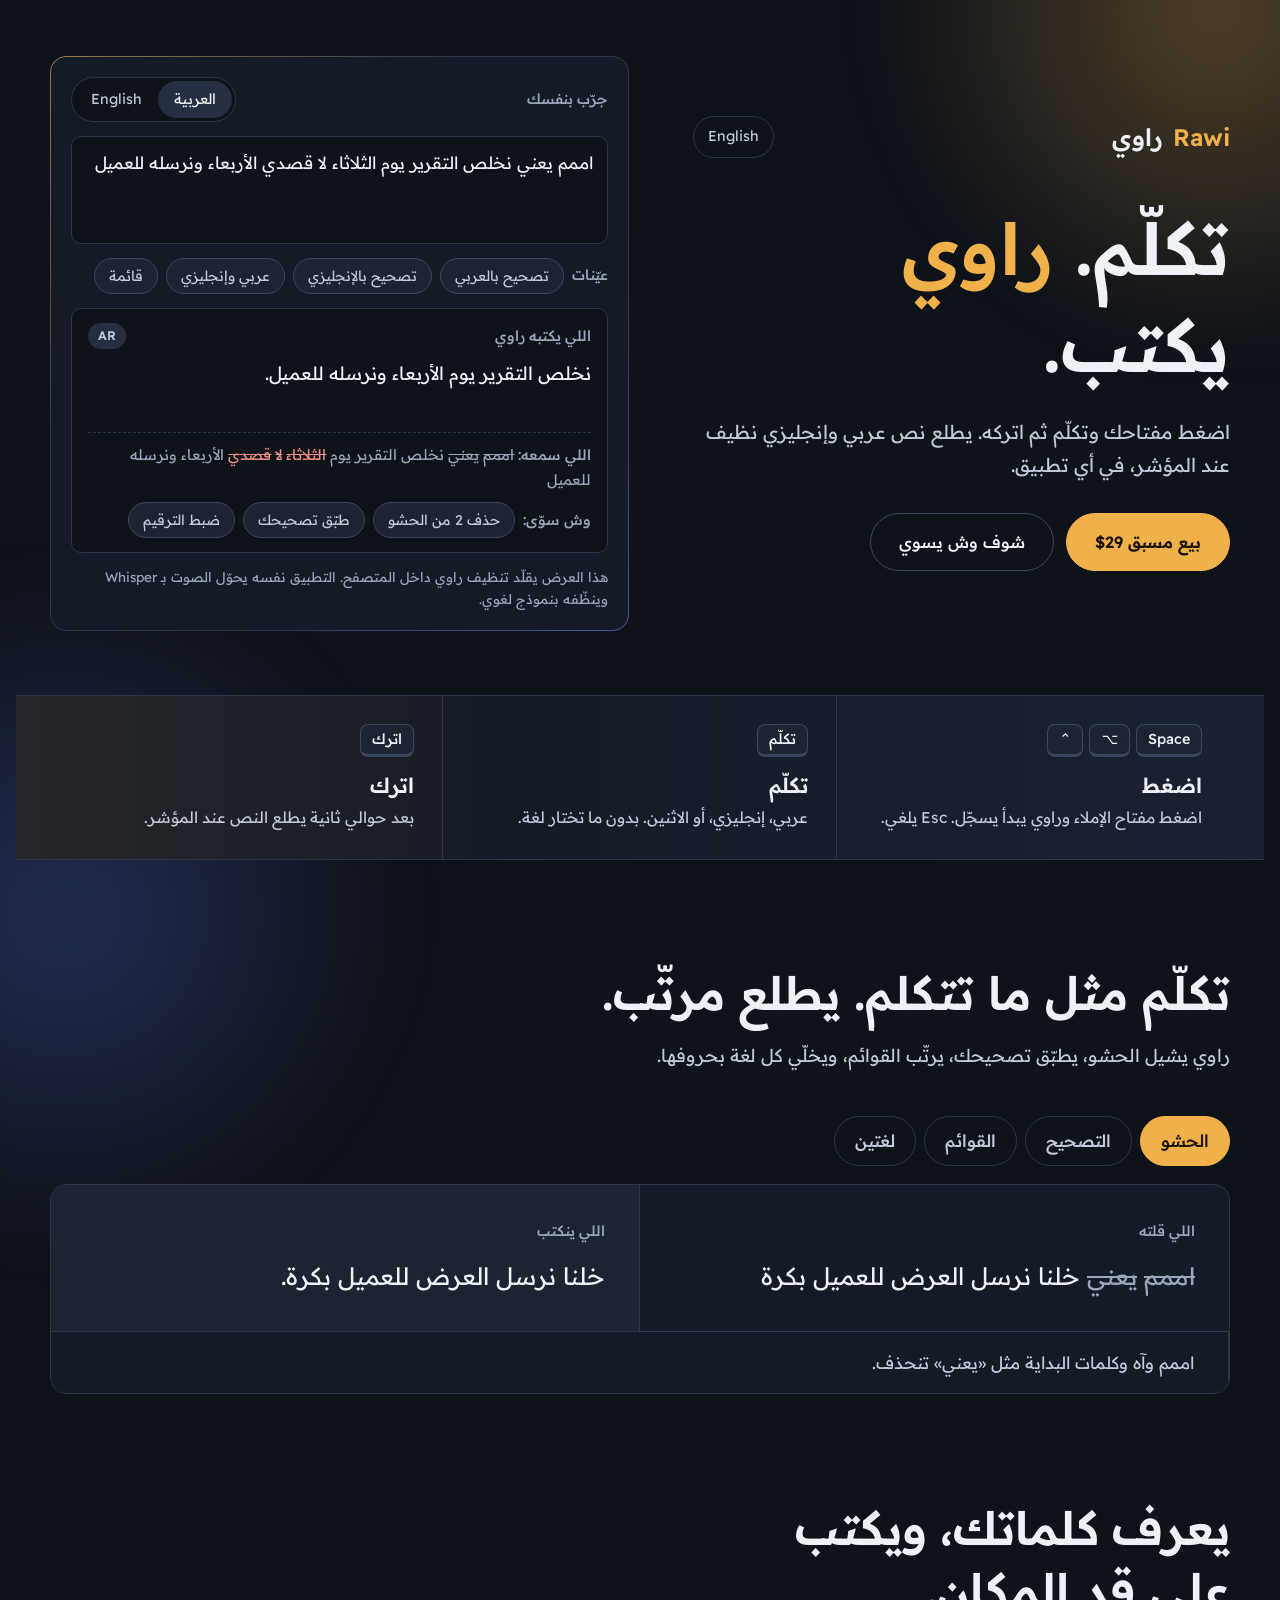
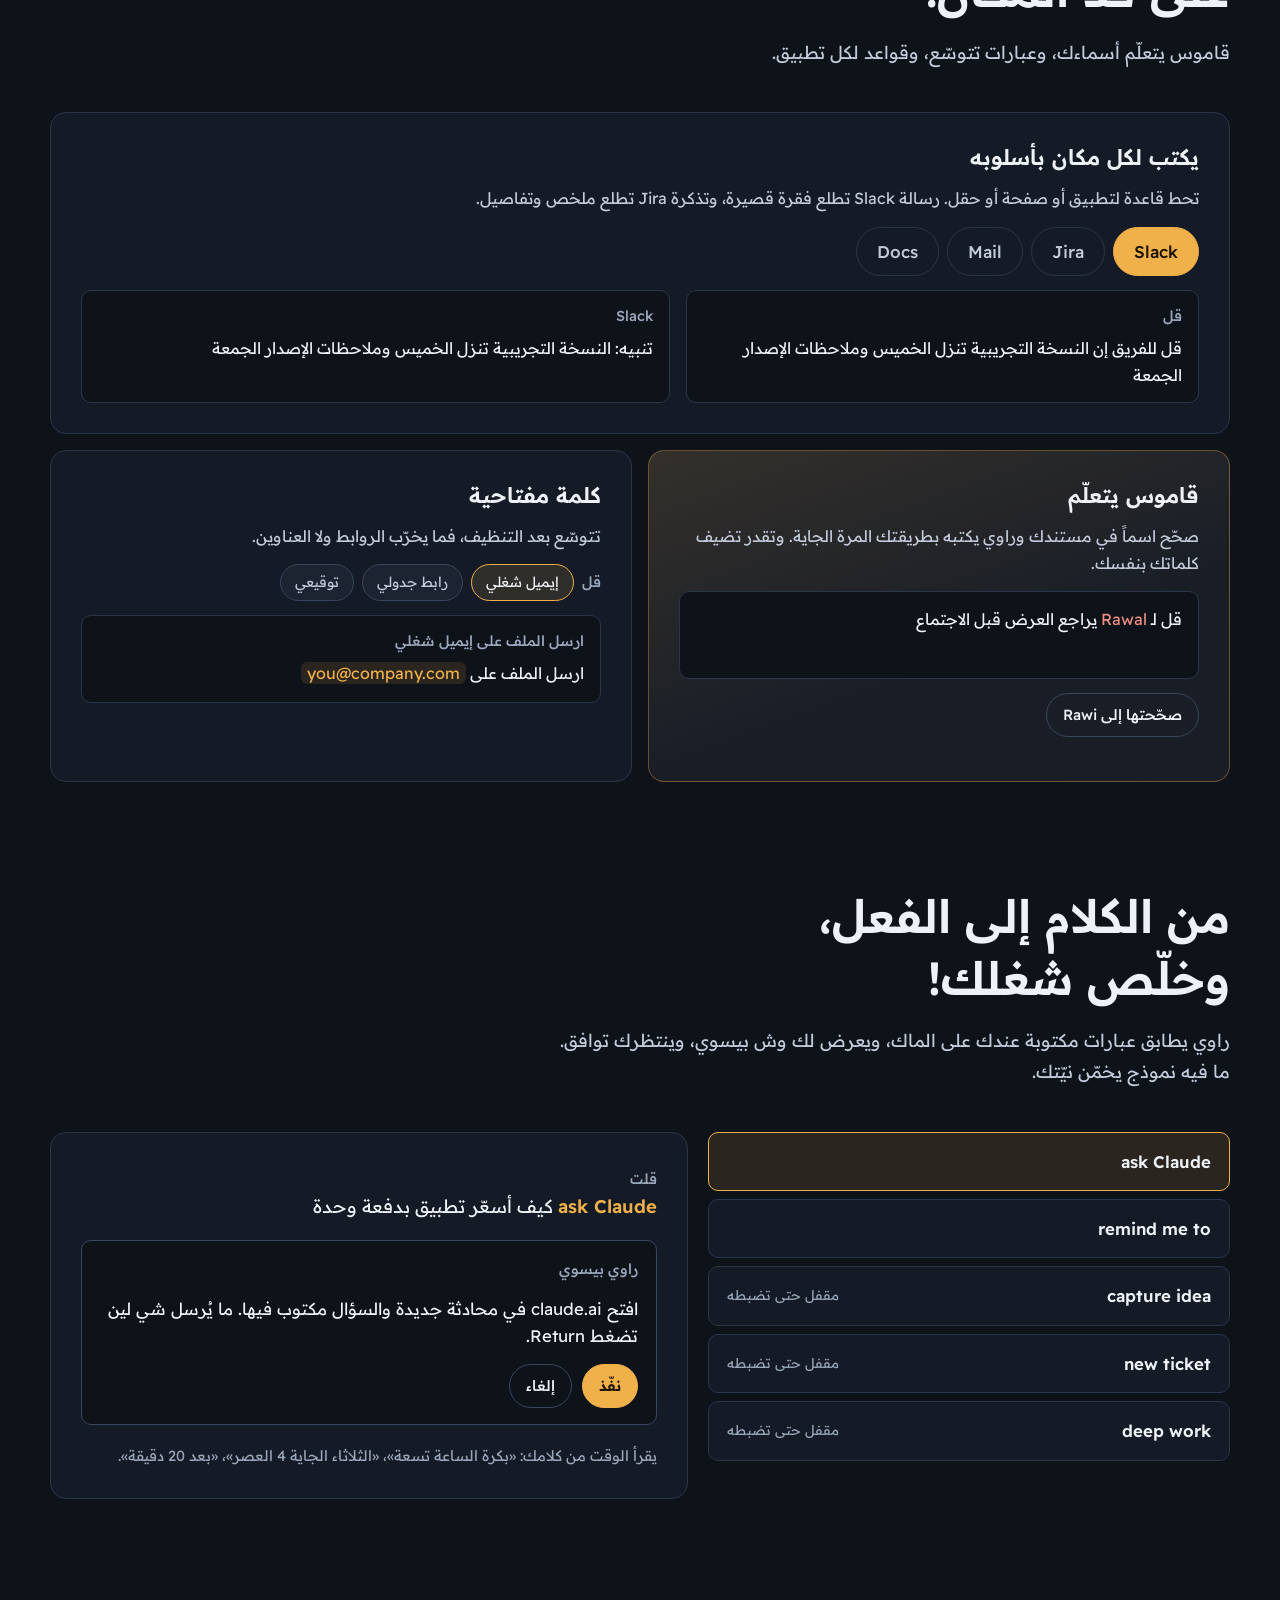
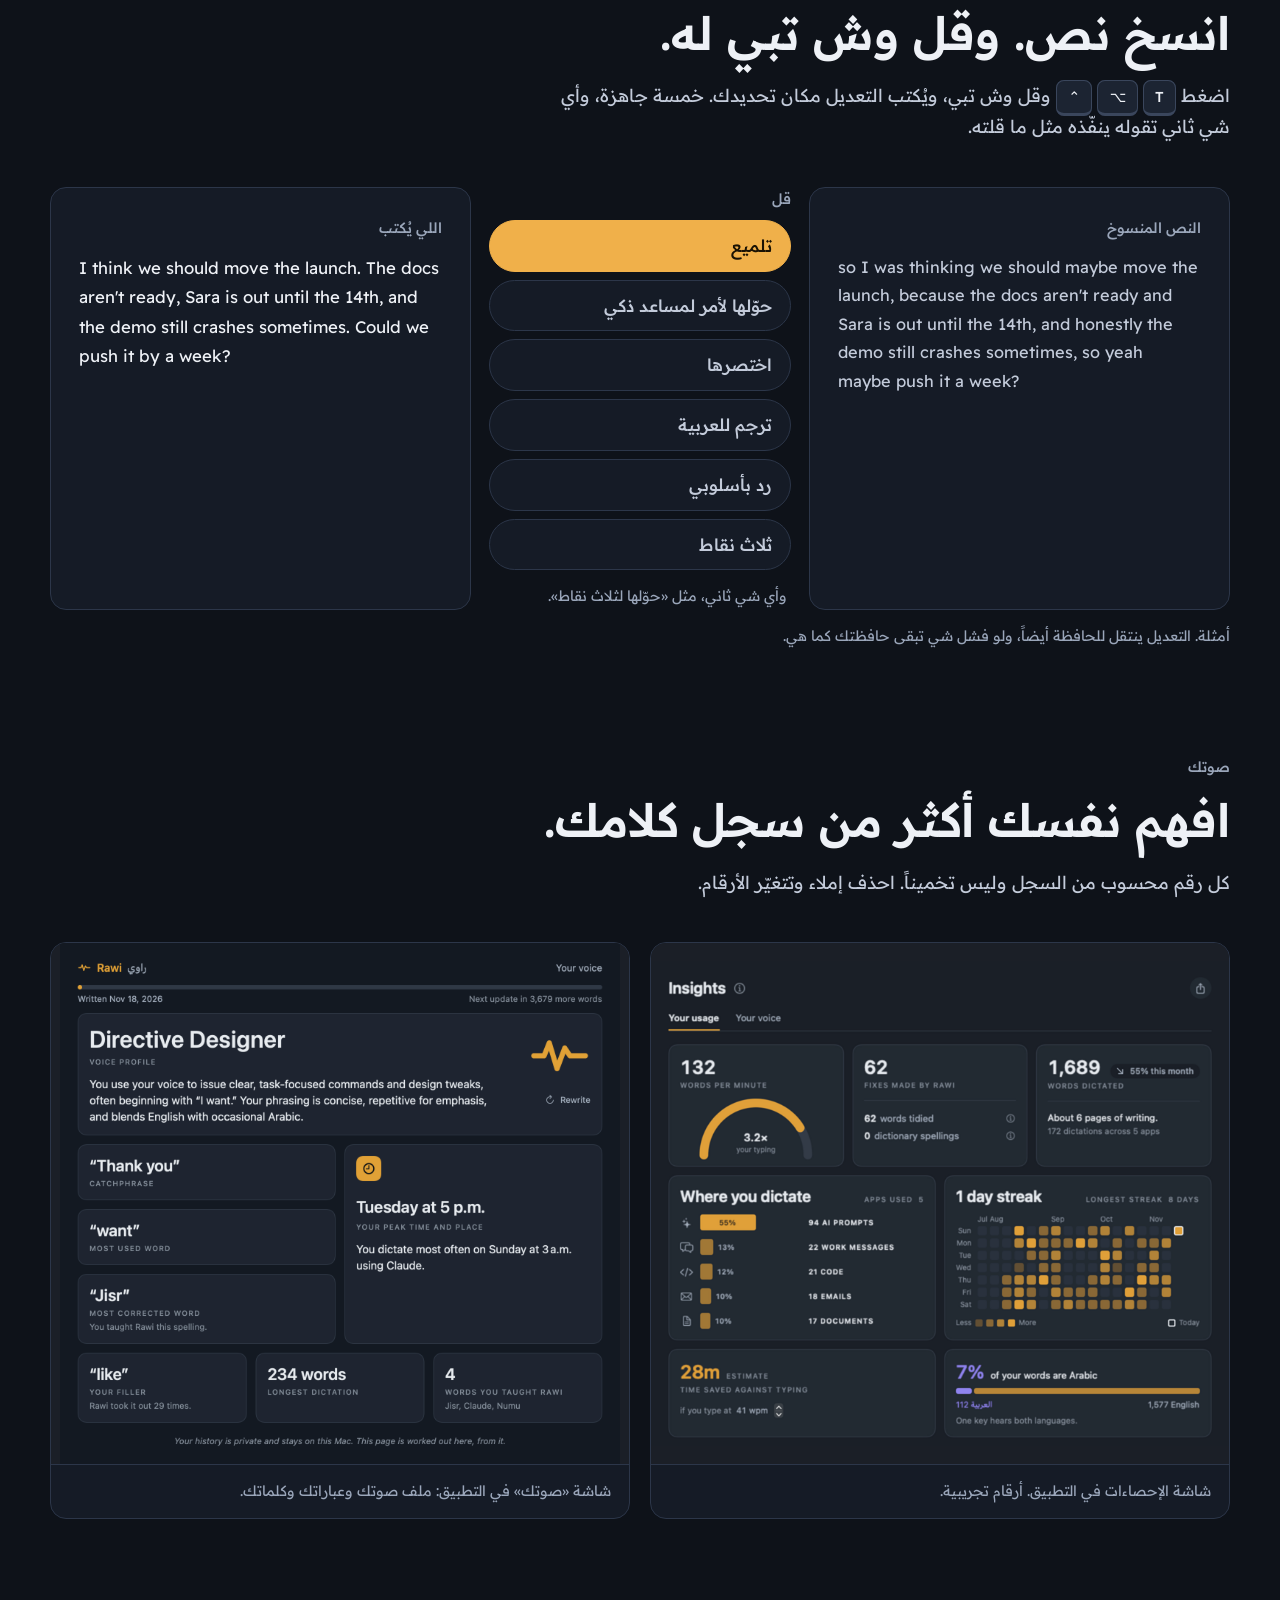
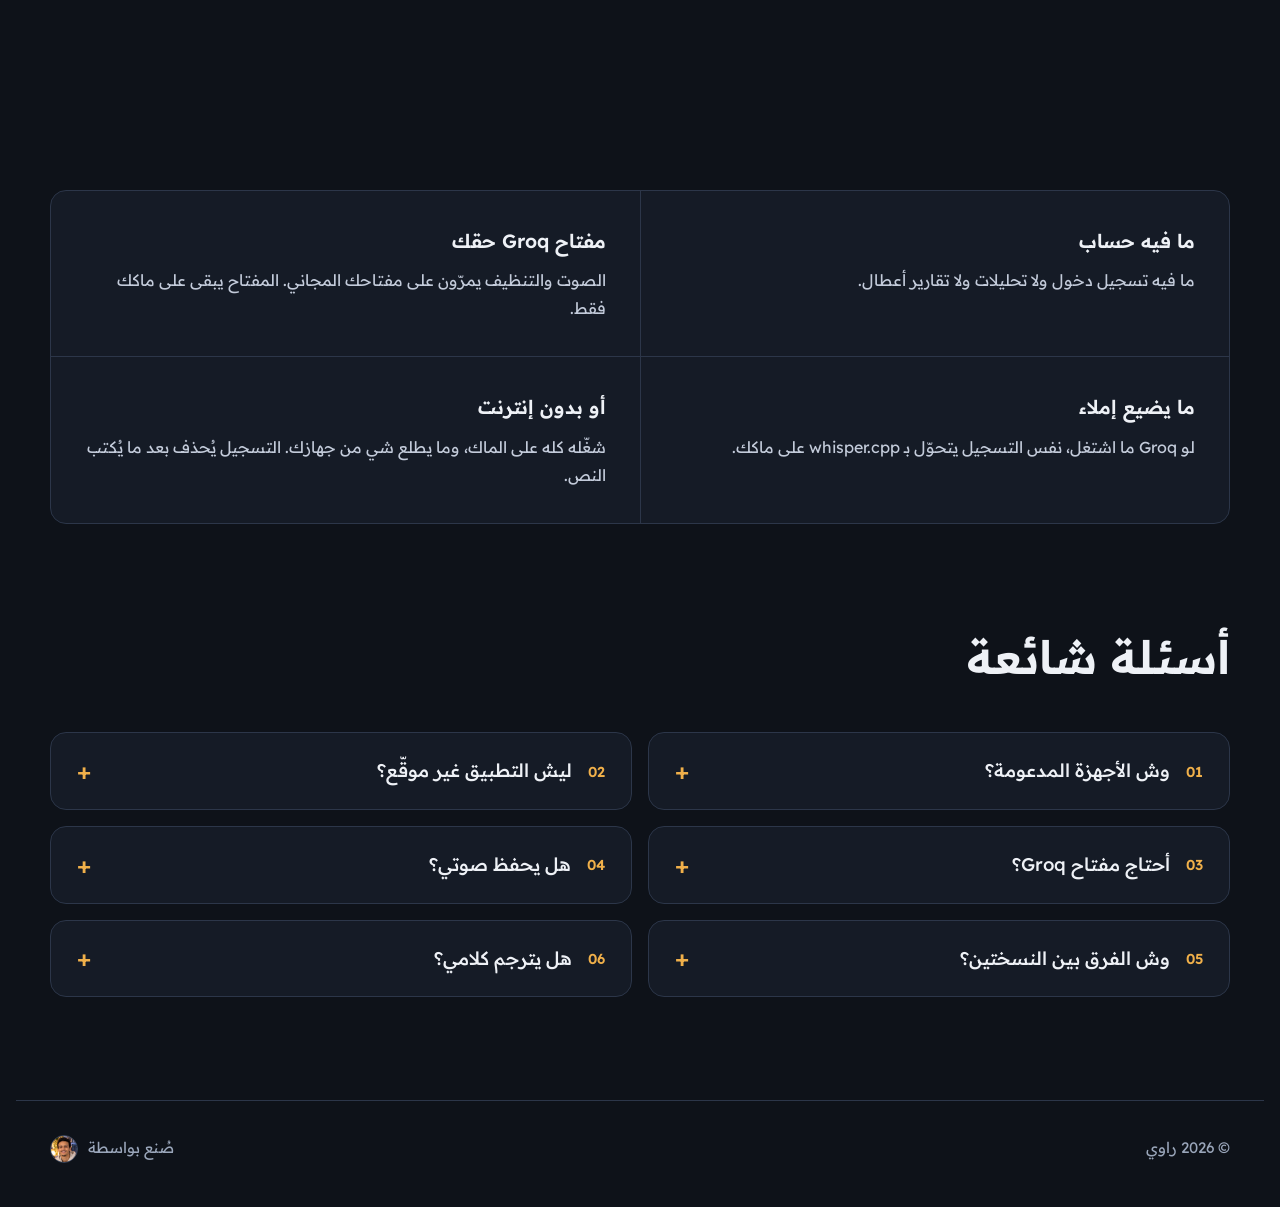
<file: site/index.html>
<!doctype html>
<html lang="ar" dir="rtl">
<head>
<meta charset="utf-8">
<meta name="viewport" content="width=device-width,initial-scale=1,viewport-fit=cover">
<title>Rawi راوي | إملاء بالصوت للماك بالعربي والإنجليزي</title>
<meta name="description" content="Rawi (راوي): hold a key, speak Arabic, English, or both in one sentence, and clean text lands at your cursor in any Mac app. Pay once.">
<meta property="og:title" content="Rawi راوي">
<meta property="og:description" content="Speak. Rawi types. Arabic, English, and both in one sentence, on your Mac.">
<meta property="og:type" content="website">
<meta property="og:url" content="https://rawi.waleedelaghil.com/">
<meta name="theme-color" content="#0e1219">
<link rel="icon" href="data:image/svg+xml,%3Csvg xmlns='http://www.w3.org/2000/svg' viewBox='0 0 32 32'%3E%3Crect width='32' height='32' rx='8' fill='%230e1219'/%3E%3Cpath d='M6 16h3M12 10v12M17 6v20M22 11v10M27 15v2' stroke='%23f0b04a' stroke-width='2.4' stroke-linecap='round' fill='none'/%3E%3C/svg%3E">
<link rel="preconnect" href="https://fonts.googleapis.com">
<link rel="preconnect" href="https://fonts.gstatic.com" crossorigin>
<link rel="stylesheet" href="https://fonts.googleapis.com/css2?family=Readex+Pro:wght@300;400;500;600;700&display=swap">
<link rel="stylesheet" href="styles.css">
</head>
<body>
<header class="nav">
  <div class="wrap">
    <a class="brand" href="#top"><b>Rawi</b><span>راوي</span></a>
    <nav class="nav-links" aria-label="Sections">
      <a href="#fixes" data-t="nav1"></a><a href="#everywhere" data-t="nav2"></a><a href="#commands" data-t="nav3"></a><a href="#faq" data-t="nav5"></a>
    </nav>
    <button class="lang" type="button"></button>
    <a class="btn pri sm" href="#pricing" data-t="get"></a>
  </div>
</header>

<main id="top">
<section class="hero">
  <div class="wrap">
    <div>
      <div class="hero-brand"><a class="brand" href="#top"><b>Rawi</b><span>راوي</span></a><button class="lang" type="button"></button></div>
      <h1 data-h="h1"></h1>
      <p class="sub" data-t="sub"></p>
      <div class="cta">
        <a class="btn pri" href="#pricing" data-t="get"></a>
        <a class="btn" href="#fixes" data-t="see"></a>
      </div>
    </div>
    <div class="demo" id="demo">
      <div class="demo-top">
        <span class="lbl" data-t="demoT"></span>
        <div class="seg" role="group" aria-label="Language"><button type="button" data-sl="ar" aria-pressed="true">العربية</button><button type="button" data-sl="en" aria-pressed="false">English</button></div>
      </div>
      <div class="field">
        <textarea id="typeIn" rows="3" aria-label="What you say"></textarea>
      </div>
      <div class="chips" id="samples"></div>
      <div class="out" aria-live="polite">
        <div class="wave" id="wave" aria-hidden="true" hidden></div>
        <div class="out-h"><span class="lbl" data-t="typedL"></span><span class="tag" id="tag">AR</span></div>
        <div id="typed" class="ph" dir="auto"></div>
        <div class="heard" id="heard" dir="auto"></div>
        <div class="chips" id="notes"></div>
      </div>
      <p class="fine" data-t="fine"></p>
    </div>
  </div>
</section>

<div class="how">
  <div class="wrap">
    <div class="how-i"><div class="keys"><kbd>⌃</kbd><kbd>⌥</kbd><kbd>Space</kbd></div><h2 data-t="h1t"></h2><p data-t="h1p"></p></div>
    <div class="how-i"><div class="keys"><kbd data-t="spk"></kbd></div><h2 data-t="h2t"></h2><p data-t="h2p"></p></div>
    <div class="how-i"><div class="keys"><kbd data-t="rel"></kbd></div><h2 data-t="h3t"></h2><p data-t="h3p"></p></div>
  </div>
</div>

<section class="s" id="fixes">
  <div class="wrap">
    <div class="sh rv"><h2 data-t="fxH"></h2><p data-t="fxP"></p></div>
    <div class="tabs rv" role="tablist" id="fxTabs"></div>
    <div class="panel fix rv" id="fxPanel"></div>
  </div>
</section>

<section class="s" id="everywhere" style="padding-block-start:0">
  <div class="wrap">
    <div class="sh rv"><h2 data-t="bnH"></h2><p data-t="bnP"></p></div>
    <div class="bento">
      <div class="panel cell c-dest rv">
        <h3 data-t="deT"></h3><p data-t="deP"></p>
        <div class="tabs" role="tablist" id="deTabs"></div>
        <div class="dest"><div class="mini" id="deSaid"></div><div class="mini fade" id="deOut"></div></div>
      </div>
      <div class="panel cell c-dict rv">
        <h3 data-t="dcT"></h3><p data-t="dcP"></p>
        <div class="mini" id="dcSent"></div>
        <div class="row"><button class="btn sm" id="dcBtn" type="button"></button><span class="ok" id="dcOk"></span></div>
        <div class="chips" id="dcList"></div>
      </div>
      <div class="panel cell c-snip rv">
        <h3 data-t="snT"></h3><p data-t="snP"></p>
        <div class="chips" id="snTrig"></div>
        <div class="mini fade" id="snOut"></div>
      </div>
    </div>
  </div>
</section>

<section class="s" id="commands" style="padding-block-start:0">
  <div class="wrap">
    <div class="sh rv"><h2 data-t="cmH"></h2><p data-t="cmP"></p></div>
    <div class="cmds">
      <div class="cmdlist rv" id="cmdList" role="group"></div>
      <div class="panel pill rv" id="cmdPill"></div>
    </div>
  </div>
</section>

<section class="s" id="transforms" style="padding-block-start:0">
  <div class="wrap">
    <div class="sh rv"><h2 data-t="tfH"></h2><p data-h="tfP"></p></div>
    <div class="tf rv">
      <div class="panel"><span class="lbl" data-t="tfA"></span><div class="txt" id="tfSrc" lang="en" dir="ltr"></div></div>
      <div class="say" id="tfSay" role="group"></div>
      <div class="panel"><span class="lbl" data-t="tfB"></span><div class="res fade" id="tfRes"></div></div>
    </div>
    <p class="note" style="margin-block-start:14px" data-t="tfN"></p>
  </div>
</section>

<section class="s" id="insights" style="padding-block-start:0">
  <div class="wrap">
    <div class="sh rv"><span class="lbl" data-t="inK"></span><h2 data-t="inH" style="margin-block-start:8px"></h2><p data-t="inP"></p></div>
    <div class="shots">
      <figure class="panel shot rv"><img id="imgIn" src="assets/insights.png" width="1600" height="1340" alt=""><figcaption data-t="inC"></figcaption></figure>
      <figure class="panel shot rv"><img id="imgVc" src="assets/voice.png" width="1520" height="1414" alt=""><figcaption data-t="vcC"></figcaption></figure>
    </div>
  </div>
</section>

<section class="s" id="privacy" style="padding-block-start:0">
  <div class="wrap">
    <div class="sh rv"><h2 data-t="pvH"></h2></div>
    <div class="panel priv rv" id="pvGrid"></div>
  </div>
</section>


<section class="s" id="faq" style="padding-block-start:0">
  <div class="wrap">
    <div class="sh rv"><h2 data-t="fqH"></h2></div>
    <div class="faq rv" id="faqList"></div>
  </div>
</section>
</main>

<div class="modal" id="modal" hidden role="dialog" aria-modal="true" aria-label="Rawi"><div class="mbox"><button class="mx" type="button" aria-label="Close">&times;</button><div class="offer" id="offer"></div></div></div>
<footer><div class="wrap"><span data-t="copy"></span><a class="byline" href="https://www.waleedelaghil.com/" target="_blank" rel="noopener noreferrer" aria-label="Waleed Elaghil"><span data-t="made"></span><img src="assets/waleed.png" width="28" height="28" alt="Waleed Elaghil"></a></div></footer>


<script src="engine.js"></script>
<script src="copy.js"></script>
<script src="app.js"></script>
</body>
</html>
</file>
<file: site/styles.css>
/* One theme (dark, matching the app), one accent (amber), one type family that carries Arabic and Latin.
   Shape rule: buttons, chips and tabs are pills; panels are 16px; inner blocks are 10px. */
:root{
  --bg:#0e1219; --s1:#151b26; --s2:#1c2432; --s3:#252f41;
  --line:#2c3649; --line2:#3a465c;
  --text:#eef1f6; --soft:#c3cbda; --mute:#9aa6ba;
  --amber:#f0b04a; --amber-d:#c98a22; --amber-ink:#1a1203; --amber-bg:rgba(240,176,74,.12);
  --ok:#7fd1a0;
  --font:'Readex Pro','Geeza Pro','Segoe UI',system-ui,-apple-system,sans-serif;
  --r1:999px; --r2:16px; --r3:10px;
  --max:1180px;
  color-scheme:dark;
}
*{box-sizing:border-box}
html{scroll-behavior:smooth;scroll-padding-top:84px}
body{margin:0;background:var(--bg);color:var(--text);font:400 1.0625rem/1.75 var(--font);-webkit-font-smoothing:antialiased;overflow-x:hidden;
  padding-inline:max(16px,env(safe-area-inset-left,0px)) max(16px,env(safe-area-inset-right,0px))}
:lang(en){--lh-h:1.12}
:lang(ar){--lh-h:1.35}
button,input,textarea{font:inherit;color:inherit}
button{cursor:pointer}
a{color:inherit}
:focus-visible{outline:2px solid var(--amber);outline-offset:3px}
.wrap{max-width:var(--max);margin-inline:auto}
[hidden]{display:none!important}

/* ---------- nav ---------- */
.nav{position:fixed;inset-block-start:14px;inset-inline:0;z-index:20;display:flex;justify-content:center;padding-inline:16px;pointer-events:none;visibility:hidden;opacity:0;transform:translateY(-150%);transition:transform .5s cubic-bezier(.16,1,.3,1),opacity .3s,visibility 0s .5s}
.nav.show{visibility:visible;opacity:1;transform:none;transition:transform .5s cubic-bezier(.16,1,.3,1),opacity .3s,visibility 0s}
.nav .wrap{pointer-events:auto;width:min(980px,100%);height:58px;display:flex;align-items:center;gap:20px;padding-inline:22px 10px;border-radius:var(--r1);background:rgba(21,27,38,.78);backdrop-filter:blur(16px);-webkit-backdrop-filter:blur(16px);border:1px solid var(--line2);box-shadow:0 18px 50px -18px rgba(0,0,0,.65)}
.hero-brand{display:flex;align-items:center;justify-content:space-between;gap:16px;margin-block-end:clamp(22px,3.4vw,42px)}
.hero-brand .brand{margin-inline-end:0;font-size:1.5rem}
@media (prefers-reduced-motion:reduce){.nav,.nav.show{transition:none}}
.brand{display:flex;align-items:baseline;gap:10px;font-weight:600;font-size:1.25rem;text-decoration:none;margin-inline-end:auto}
.brand b{color:var(--amber);font-weight:600}
.nav-links{display:flex;gap:26px}
.nav-links a{color:var(--soft);text-decoration:none;font-size:.95rem}
.nav-links a:hover{color:var(--text)}
.btn{display:inline-flex;align-items:center;justify-content:center;gap:8px;white-space:nowrap;border:1px solid var(--line2);background:transparent;border-radius:var(--r1);padding:11px 22px;font-weight:500;text-decoration:none;transition:transform .15s,background .15s,border-color .15s}
.btn:active{transform:scale(.98)}
.btn:hover{border-color:var(--soft)}
.btn.pri{background:var(--amber);border-color:var(--amber);color:var(--amber-ink);font-weight:600}
.btn.pri:hover{background:#f6bf63;border-color:#f6bf63}
.btn.sm{padding:8px 16px;font-size:.92rem}
.lang{background:none;border:1px solid var(--line);color:var(--soft);padding:7px 14px;border-radius:var(--r1);font-size:.9rem}
.lang:hover{color:var(--text);border-color:var(--line2)}

/* ---------- hero ---------- */
.hero{padding-block:clamp(28px,4.5vw,56px) clamp(36px,5vw,64px)}
.hero .wrap{display:grid;grid-template-columns:minmax(0,1fr) minmax(0,1.08fr);gap:clamp(28px,5vw,72px);align-items:center}
h1{margin:0;font-weight:600;font-size:clamp(2.6rem,5.6vw,4.5rem);line-height:var(--lh-h);letter-spacing:-.02em}
:lang(ar) h1,:lang(ar) h2,:lang(ar) h3{letter-spacing:0}
h1 em{font-style:normal;color:var(--amber)}
.sub{margin:22px 0 0;color:var(--soft);font-size:1.2rem;max-width:30em}
.cta{display:flex;flex-wrap:wrap;gap:12px;margin-top:30px}
.cta .btn{padding:14px 28px;font-size:1.02rem}

.demo{background:var(--s1);border:1px solid var(--line);border-radius:var(--r2);padding:20px;display:grid;gap:14px}
.demo-top{display:flex;align-items:center;justify-content:space-between;gap:12px;flex-wrap:wrap}
.lbl{font-size:.9rem;color:var(--mute);font-weight:500}
.seg{display:inline-flex;border:1px solid var(--line);border-radius:var(--r1);padding:3px;background:var(--bg)}
.seg button{border:0;background:none;padding:6px 16px;border-radius:var(--r1);color:var(--soft);font-size:.9rem}
.seg button[aria-pressed=true]{background:var(--s3);color:var(--text)}
.field{display:grid;grid-template-columns:1fr;gap:10px}
.field textarea{resize:none;background:var(--bg);border:1px solid var(--line);border-radius:var(--r3);padding:12px 14px;min-height:84px;line-height:1.6;color:var(--text)}
.field textarea::placeholder{color:#8794ad}
.field textarea:focus{border-color:var(--amber);outline:none}
.chips{display:flex;flex-wrap:wrap;gap:8px;align-items:center}
.chip{border:1px solid var(--line2);background:var(--s2);color:var(--soft);border-radius:var(--r1);padding:5px 14px;font-size:.88rem}
button.chip:hover{border-color:var(--amber);color:var(--text)}
button.chip[aria-pressed=true]{background:var(--amber-bg);border-color:var(--amber);color:var(--text)}
.out{position:relative;min-height:168px;background:var(--bg);border:1px solid var(--line);border-radius:var(--r3);padding:14px 16px;display:grid;gap:10px}
.out-h{display:flex;justify-content:space-between;align-items:center}
.tag{font-size:.78rem;font-weight:600;padding:2px 10px;border-radius:var(--r1);background:var(--s3);color:var(--soft)}
#typed{min-height:3.4em;font-size:1.15rem;line-height:1.65;white-space:pre-wrap;overflow-wrap:anywhere}
#typed.ph{color:var(--mute);font-size:1rem}
.heard{color:var(--mute);font-size:.92rem;line-height:1.65;border-block-start:1px dashed var(--line);padding-block-start:10px;overflow-wrap:anywhere}
del.f{color:var(--mute);text-decoration:line-through;text-decoration-color:var(--mute)}
del.c{color:#ef8f84;text-decoration:line-through;text-decoration-color:#ef8f84}
.fine{margin:0;color:var(--mute);font-size:.84rem;line-height:1.6}
.caret{display:inline-block;width:2px;height:1.05em;background:var(--amber);vertical-align:-.15em;margin-inline-start:2px;animation:bl 1s steps(1) infinite}
@keyframes bl{50%{opacity:0}}

/* ---------- how it works band ---------- */
.how{border-block:1px solid var(--line);background:var(--s1)}
.how .wrap{display:grid;grid-template-columns:repeat(3,1fr);gap:0}
.how-i{padding:28px 28px;display:grid;gap:6px;align-content:start}
.how-i+.how-i{border-inline-start:1px solid var(--line)}
.how-i h2{margin:0;font-size:1.3rem;font-weight:600}
.how-i p{margin:0;color:var(--soft);font-size:.98rem;line-height:1.65}
.keys{display:flex;gap:6px;margin-block-end:8px;direction:ltr;justify-content:flex-start}
:lang(ar) .keys{justify-content:flex-end}
kbd{font:500 .9rem/1 var(--font);padding:7px 11px;border-radius:8px;border:1px solid var(--line2);border-block-end-width:3px;background:var(--s2);color:var(--text)}

/* ---------- sections ---------- */
section.s{padding-block:clamp(56px,8vw,104px)}
.sh{max-width:44rem;margin-block-end:clamp(26px,4vw,44px)}
h2{text-wrap:balance;margin:0;font-weight:600;font-size:clamp(1.9rem,3.6vw,2.9rem);line-height:var(--lh-h);letter-spacing:-.015em}
.sh p{margin:16px 0 0;color:var(--soft);font-size:1.12rem;max-width:38em}
.panel{background:var(--s1);border:1px solid var(--line);border-radius:var(--r2)}

/* fixes: tabs left, big panel right */
.tabs{display:flex;gap:8px;flex-wrap:wrap}
.tab{border:1px solid var(--line);background:none;border-radius:var(--r1);padding:9px 20px;color:var(--soft);font-weight:500}
.tab[aria-selected=true]{background:var(--amber);border-color:var(--amber);color:var(--amber-ink)}
.tab:not([aria-selected=true]):hover{border-color:var(--soft);color:var(--text)}
.fix{margin-block-start:18px;display:grid;grid-template-columns:1fr 1fr;gap:0;overflow:hidden}
.fix>div{padding:clamp(20px,3vw,34px);display:grid;gap:12px;align-content:start}
.fix>div+div{border-inline-start:1px solid var(--line);background:var(--s2)}
.fix .big{font-size:clamp(1.15rem,2vw,1.5rem);line-height:1.7;white-space:pre-wrap;overflow-wrap:anywhere}
.fix .why{grid-column:1/-1;border-block-start:1px solid var(--line);padding:16px clamp(20px,3vw,34px);color:var(--soft);background:var(--s1)}

/* bento */
.bento{display:grid;grid-template-columns:repeat(6,1fr);gap:16px}
.cell{padding:clamp(20px,2.6vw,30px);display:grid;gap:14px;align-content:start;min-width:0}
.cell h3{margin:0;font-size:1.35rem;font-weight:600;line-height:1.3}
.cell>p{margin:0;color:var(--soft);font-size:1rem;line-height:1.7}
.c-dest{grid-column:span 6}
.c-dict{grid-column:span 3;background:linear-gradient(160deg,rgba(240,176,74,.14),rgba(240,176,74,.02) 60%),var(--s1);border-color:rgba(240,176,74,.35)}
.c-snip{grid-column:span 3}
.dest{display:grid;grid-template-columns:1fr 1.15fr;gap:16px}
.mini{background:var(--bg);border:1px solid var(--line);border-radius:var(--r3);padding:14px 16px;font-size:1rem;line-height:1.65;white-space:pre-wrap;overflow-wrap:anywhere;min-height:5.5em}
.mini .lbl{display:block;margin-block-end:6px;white-space:normal}
mark{background:var(--amber-bg);color:var(--amber);padding:1px 6px;border-radius:6px}
.hot{color:#ef8f84}
.row{display:flex;gap:10px;flex-wrap:wrap;align-items:center}
.ok{color:var(--ok);font-size:.92rem}

/* commands */
.cmds{display:grid;grid-template-columns:minmax(0,.9fr) minmax(0,1.1fr);gap:20px;align-items:start}
.cmdlist{display:grid;gap:8px}
.cmd{display:flex;align-items:center;justify-content:space-between;gap:12px;text-align:start;border:1px solid var(--line);background:var(--s1);border-radius:var(--r3);padding:14px 18px;transition:border-color .15s,background .15s}
.cmd:hover{border-color:var(--line2)}
.cmd[aria-pressed=true]{border-color:var(--amber);background:var(--amber-bg)}
.cmd b{font-weight:600;font-size:1.05rem}
.cmd span{color:var(--mute);font-size:.84rem;white-space:nowrap}
.pill{padding:clamp(20px,3vw,30px);display:grid;gap:18px;position:sticky;top:92px}
.pill .said{font-size:1.15rem;line-height:1.6}
.pill .said b{color:var(--amber);font-weight:600}
.will{background:var(--bg);border:1px solid var(--line2);border-radius:var(--r3);padding:16px 18px;display:grid;gap:14px}
.will p{margin:0;font-size:1.05rem;line-height:1.6;overflow-wrap:anywhere}
.times{margin:0;color:var(--mute);font-size:.92rem}

/* transforms: three columns, unequal */
.tf{display:grid;grid-template-columns:minmax(0,1fr) minmax(0,.72fr) minmax(0,1fr);gap:18px;align-items:stretch}
.tf>.panel{position:relative;padding:clamp(18px,2.4vw,28px);display:grid;gap:12px;align-content:start}
.tf .txt{font-size:1.02rem;line-height:1.75;color:var(--soft);overflow-wrap:anywhere}
.tf .res{font-size:1.05rem;line-height:1.75;overflow-wrap:anywhere;min-height:8em}
.tf .res[dir=ltr]{text-align:left}.tf .res[dir=rtl]{text-align:right}
.say{display:grid;gap:8px;align-content:start}
.say button{text-align:start;border:1px solid var(--line);background:var(--s1);border-radius:var(--r1);padding:10px 18px;color:var(--soft);font-weight:500;transition:border-color .15s,background .15s}
.say button:hover{border-color:var(--soft);color:var(--text)}
.say button[aria-pressed=true]{background:var(--amber);border-color:var(--amber);color:var(--amber-ink)}
.say .hint{color:var(--mute);font-size:.9rem;margin:6px 4px 0}

/* insights and history: real screens */
.shots{display:grid;grid-template-columns:repeat(2,minmax(0,1fr));gap:20px;align-items:stretch}
.shot{margin:0;overflow:hidden}
.shot{display:flex;flex-direction:column}
.shot img{display:block;width:100%;height:auto;aspect-ratio:10/9;object-fit:contain;background:#1b1f27}
.shot figcaption{margin-block-start:auto}
.shot figcaption{padding:14px 18px;color:var(--mute);font-size:.9rem;border-block-start:1px solid var(--line)}
.shots .col{display:grid;gap:20px}
.vc{padding:clamp(20px,2.6vw,30px);display:grid;gap:20px;align-content:start;background:linear-gradient(160deg,rgba(240,176,74,.10),rgba(240,176,74,0) 55%),var(--s1)}
.vc-top{display:flex;justify-content:space-between;gap:18px;align-items:flex-start}
.vc-arch{font-size:clamp(1.6rem,2.8vw,2.2rem);font-weight:600;line-height:1.15;margin-block-end:6px}
.vc-sum{margin:12px 0 0;font-size:1.05rem;line-height:1.7;color:var(--text)}
.vc-peak{margin:8px 0 0;color:var(--soft);font-size:.98rem}
.vc-mark{width:72px;height:72px;flex:none}
.vc-grid{display:grid;grid-template-columns:repeat(3,minmax(0,1fr));gap:10px}
.vc-t{background:var(--bg);border:1px solid var(--line);border-radius:var(--r3);padding:14px 16px;display:grid;gap:4px;align-content:start;min-width:0}
.vc-t b{font-size:1.15rem;font-weight:600;overflow-wrap:anywhere}
.vc-t small{color:var(--mute);font-size:.82rem}
@media (max-width:640px){.vc-grid{grid-template-columns:repeat(2,minmax(0,1fr))}}
.facts{margin:0;padding:0;list-style:none;display:grid;gap:12px;padding:6px 4px}
.facts li{color:var(--soft);padding-inline-start:0}
.facts b{color:var(--text);font-weight:600}

/* privacy */
.priv{display:grid;grid-template-columns:repeat(2,1fr);gap:0;overflow:hidden}
.priv>div{padding:clamp(22px,3vw,34px);display:grid;gap:8px;align-content:start}
.priv>div:nth-child(odd){border-inline-end:1px solid var(--line)}
.priv>div:nth-child(-n+2){border-block-end:1px solid var(--line)}
.priv h3{margin:0;font-size:1.2rem;font-weight:600}
.priv p{margin:0;color:var(--soft);font-size:1rem}

/* pricing */
.price{display:grid;grid-template-columns:minmax(0,.9fr) minmax(0,1.1fr);gap:20px;align-items:stretch}
.plan{padding:clamp(24px,3.2vw,38px);display:grid;gap:18px;align-content:start}
.plan.src{border-color:var(--amber);background:linear-gradient(170deg,rgba(240,176,74,.1),rgba(240,176,74,0) 55%),var(--s1)}
.plan h3{margin:0;font-size:1.5rem;font-weight:600}
.amt{display:flex;align-items:baseline;gap:12px}
.amt strong{font-size:3rem;font-weight:600;line-height:1;letter-spacing:-.02em}
.amt .was{color:var(--mute);font-size:1.5rem;text-decoration:line-through;text-decoration-thickness:2px}
.amt span{color:var(--mute);font-size:.95rem}
.plan ul{margin:0;padding:0;list-style:none;display:grid;gap:10px}
.plan li{color:var(--soft);padding-inline-start:26px;position:relative;line-height:1.6}
.plan li::before{content:"";position:absolute;inset-inline-start:2px;top:.62em;width:11px;height:6px;border-left:2px solid var(--amber);border-bottom:2px solid var(--amber);transform:rotate(-45deg)}
.plan .btn{justify-self:start;padding:13px 26px}
.note{color:var(--mute);font-size:.9rem;margin:0}
.vibe{margin-block-start:20px;padding:clamp(20px,3vw,30px);display:grid;gap:14px}
.vibe h3{margin:0;font-size:1.2rem}
.vibe p{margin:0;color:var(--soft)}
.calc{margin-block-start:20px;padding:clamp(22px,3vw,34px);display:grid;grid-template-columns:minmax(0,1fr) minmax(0,1fr);gap:clamp(20px,3vw,40px);align-items:center}
.calc h3{margin:0;font-size:1.5rem;font-weight:600}
.calc p{margin:8px 0 0;color:var(--soft)}
.calc label{display:grid;gap:8px;color:var(--soft);font-size:.95rem}
.calc .ctl{display:grid;gap:16px;margin-block-start:18px}
.calc output,.calc input[type=number]{color:var(--text);font-weight:600}
.calc input[type=range]{width:100%;accent-color:var(--amber)}
.calc input[type=number]{width:7em;background:var(--bg);border:1px solid var(--line);border-radius:var(--r3);padding:8px 12px}
.calc .res{background:var(--bg);border:1px solid var(--line2);border-radius:var(--r3);padding:20px 22px;display:grid;gap:10px}
.calc .res div{display:flex;justify-content:space-between;gap:16px;color:var(--soft)}
.calc .res b{color:var(--text);font-weight:600}
.calc .save{border-block-start:1px solid var(--line);padding-block-start:12px;color:var(--text);font-size:1.1rem}
.calc .save b{color:var(--amber);font-size:2rem;line-height:1.1}
@media (max-width:980px){.calc{grid-template-columns:1fr}}
.incl{margin-block-start:20px;display:grid;grid-template-columns:repeat(2,1fr);gap:8px 32px;padding:4px 2px}
.incl span{color:var(--soft);font-size:.98rem;padding-inline-start:18px;position:relative}
.incl span::before{content:"";position:absolute;inset-inline-start:0;top:.7em;width:7px;height:2px;background:var(--amber)}

/* faq */
.faq{display:grid;grid-template-columns:repeat(2,minmax(0,1fr));gap:16px;align-items:start;counter-reset:q}
@media (max-width:760px){.faq{grid-template-columns:1fr}}
details{counter-increment:q;background:var(--s1);border:1px solid var(--line);border-radius:var(--r2);transition:border-color .15s,background .15s}
details:hover{border-color:var(--line2)}
details[open]{border-color:rgba(240,176,74,.5);background:linear-gradient(170deg,rgba(240,176,74,.07),rgba(240,176,74,0) 60%),var(--s1)}
summary{list-style:none;cursor:pointer;padding:24px 26px;font-weight:500;font-size:1.15rem;line-height:1.5;display:flex;justify-content:space-between;align-items:center;gap:16px}
summary::-webkit-details-marker{display:none}
summary::before{content:counter(q,decimal-leading-zero);color:var(--amber);font-size:.9rem;font-weight:600;font-variant-numeric:tabular-nums;direction:ltr;align-self:flex-start;padding-block-start:.3em}
summary span{flex:1}
summary::after{content:"+";color:var(--amber);font-size:1.5rem;line-height:1}
details[open] summary::after{content:"-"}
details p{margin:0;padding:0 26px 24px;color:var(--soft);font-size:1.02rem;line-height:1.75}

footer{border-block-start:1px solid var(--line);padding-block:34px 44px;color:var(--mute);font-size:.95rem}
.byline{display:inline-flex;align-items:center;gap:10px;text-decoration:none;color:var(--mute);transition:color .15s}
.byline:hover{color:var(--text)}
.byline img{width:28px;height:28px;border-radius:50%;object-fit:cover;border:1px solid var(--line2)}
footer .wrap{align-items:center;display:flex;justify-content:space-between;gap:16px;flex-wrap:wrap}

/* reveal */
.rv{opacity:0;transform:translateY(16px);transition:opacity .6s cubic-bezier(.16,1,.3,1),transform .6s cubic-bezier(.16,1,.3,1)}
.rv.in{opacity:1;transform:none}
.fade{animation:fd .3s ease}
@keyframes fd{from{opacity:.0;transform:translateY(4px)}to{opacity:1;transform:none}}
@media (prefers-reduced-motion:reduce){.rv{opacity:1;transform:none;transition:none}.fade{animation:none}.caret{animation:none}html{scroll-behavior:auto}}


/* ---------- atmosphere: corner glows, waveform, sheen ---------- */
body::before,body::after{content:"";position:fixed;z-index:-1;pointer-events:none;width:70vmax;height:70vmax;border-radius:50%;filter:blur(40px);will-change:transform}
body::before{inset-block-start:-34vmax;inset-inline-start:-30vmax;background:radial-gradient(closest-side,rgba(240,176,74,.30),rgba(240,176,74,.08) 55%,transparent 75%);animation:drift1 22s ease-in-out infinite alternate}
body::after{inset-block-end:-36vmax;inset-inline-end:-30vmax;background:radial-gradient(closest-side,rgba(96,128,255,.24),rgba(96,128,255,.07) 55%,transparent 75%);animation:drift2 26s ease-in-out infinite alternate}
@keyframes drift1{to{transform:translate(8vmax,6vmax) scale(1.12)}}
@keyframes drift2{to{transform:translate(-8vmax,-5vmax) scale(1.1)}}
h1 em{color:var(--amber)}
.wave{position:absolute;inset:0;z-index:2;display:flex;align-items:center;justify-content:center;gap:5px;direction:ltr;background:rgba(14,18,25,.96);border-radius:inherit}
.wave[hidden]{display:none}
.wave i{display:block;width:5px;border-radius:99px;background:linear-gradient(180deg,#ffd9a0,var(--amber-d));height:var(--h);transform-origin:center;animation:wv .7s ease-in-out infinite;animation-delay:calc(var(--i)*-.04s)}
@keyframes wv{0%,100%{transform:scaleY(.25)}50%{transform:scaleY(1)}}
.demo{position:relative}
.demo::before{content:"";position:absolute;inset:-1px;border-radius:inherit;padding:1px;pointer-events:none;background:linear-gradient(135deg,rgba(240,176,74,.55),transparent 35%,transparent 65%,rgba(96,128,255,.45));-webkit-mask:linear-gradient(#000 0 0) content-box,linear-gradient(#000 0 0);-webkit-mask-composite:xor;mask-composite:exclude}
.panel{transition:border-color .25s,transform .25s,box-shadow .25s}
.panel:hover{border-color:var(--line2)}
.how{background:linear-gradient(90deg,rgba(240,176,74,.07),transparent 40%,rgba(96,128,255,.06)),var(--s1)}

.btn.pri:hover{transform:translateY(-1px)}
@media (prefers-reduced-motion:reduce){body::before,body::after,.wave i{animation:none}.wave i{transform:scaleY(.6)}}


/* ---------- one offer, two panes ---------- */
.offer{display:grid;grid-template-columns:minmax(0,1fr) minmax(0,1.05fr);border:1px solid var(--line2);border-radius:24px;overflow:hidden;background:var(--s1)}
.of-a{padding:clamp(26px,4vw,52px);display:grid;gap:20px;align-content:start;background:linear-gradient(165deg,rgba(240,176,74,.16),rgba(240,176,74,0) 60%),#10151f}
.of-b{padding:clamp(24px,3.6vw,44px);display:grid;gap:22px;align-content:start;background:var(--s2);border-inline-start:1px solid var(--line)}
.badge{justify-self:start;display:inline-flex;align-items:center;gap:8px;padding:6px 14px;border-radius:var(--r1);border:1px solid rgba(240,176,74,.5);background:var(--amber-bg);color:var(--amber);font-size:.9rem;font-weight:500}
.badge::before{content:"";width:7px;height:7px;border-radius:50%;background:var(--amber)}
.of-a h2{font-size:clamp(2rem,3.8vw,3.2rem)}
.of-a h2 mark{background:var(--amber);color:var(--amber-ink);padding:0 .22em;border-radius:12px;box-decoration-break:clone;-webkit-box-decoration-break:clone}
.of-price{display:flex;align-items:flex-end;gap:16px;flex-wrap:wrap;direction:ltr;justify-content:flex-start}
:lang(ar) .of-price{justify-content:flex-end}
.of-price .now{font-size:clamp(4.2rem,9vw,6.5rem);font-weight:700;line-height:.95;letter-spacing:-.03em}
.of-price .now sup{font-size:.42em;font-weight:600;vertical-align:top;margin-inline-end:.08em;position:relative;top:.18em}
.of-price .was{font-size:1.8rem;color:var(--mute);text-decoration:line-through;text-decoration-color:#ef6b5e;text-decoration-thickness:3px;padding-block-end:.5rem}
.of-note{margin:0;color:var(--soft)}
.of-cta{display:grid;gap:10px;margin-block-start:6px}
.of-cta .btn{width:100%;padding:16px 24px;font-size:1.05rem}
.of-fine{margin:0;color:var(--mute);font-size:.88rem;line-height:1.65}
.of-by{display:flex;align-items:center;justify-content:space-between;gap:14px;flex-wrap:wrap;border-block-start:1px solid var(--line);padding-block-start:18px;margin-block-start:8px}
.of-me{display:flex;align-items:center;gap:12px}
.of-me img{width:48px;height:48px;border-radius:50%;object-fit:cover;border:1px solid var(--line2)}
.of-me small{display:block;color:var(--mute);font-size:.82rem;line-height:1.3}
.of-me b{font-weight:600}
.of-links{display:flex;gap:8px;flex-wrap:wrap}
.of-links a{width:36px;height:36px;display:grid;place-items:center;border:1px solid var(--line2);border-radius:50%;background:rgba(238,241,246,.06);color:var(--text);transition:border-color .15s,background .15s}
.of-links svg{width:18px;height:18px;fill:none;stroke:currentColor;stroke-width:1.7;stroke-linecap:round;stroke-linejoin:round}
.of-links a:hover{border-color:var(--amber);background:var(--amber-bg)}
.phil{background:var(--amber-bg);border:1px solid rgba(240,176,74,.4);border-inline-start-width:4px;border-radius:var(--r3);padding:18px 20px;display:grid;gap:6px}
.phil .lbl{color:var(--amber)}
.phil h3{margin:0;font-size:1.3rem;font-weight:600;line-height:1.35}
.phil p{margin:0;color:var(--soft);font-size:.98rem;line-height:1.7}
.ticks{margin:0;padding:0;list-style:none;display:grid;gap:12px}
.ticks li{color:var(--soft);padding-inline-start:28px;position:relative;line-height:1.65}
.ticks li b{color:var(--text);font-weight:600}
.ticks li::before{content:"";position:absolute;inset-inline-start:3px;top:.62em;width:11px;height:6px;border-left:2px solid var(--ok);border-bottom:2px solid var(--ok);transform:rotate(-45deg)}
.mcalc{background:var(--bg);border:1px solid var(--line);border-radius:var(--r2);padding:18px 20px;display:grid;gap:12px}
.mcalc h4{margin:0;font-size:1.1rem;font-weight:600}
.mcalc .r2{display:grid;grid-template-columns:1fr 1fr;gap:12px}
.mcalc label{display:grid;gap:6px;color:var(--mute);font-size:.84rem}
.mcalc input{width:100%;background:var(--s1);border:1px solid var(--line);border-radius:var(--r3);padding:8px 12px;color:var(--text);font-weight:600;direction:ltr;text-align:start}
.mcalc input:focus{border-color:var(--amber);outline:none}
.mcalc .tot{display:flex;justify-content:space-between;align-items:baseline;gap:12px;border-block-start:1px solid var(--line);padding-block-start:12px;color:var(--soft);font-size:.95rem}
.mcalc .tot b{font-size:1.6rem;color:var(--amber);font-weight:700;direction:ltr}
@media (max-width:900px){.offer{grid-template-columns:1fr}.of-b{border-inline-start:0;border-block-start:1px solid var(--line)}}


/* ---------- pre-sale pop-up ---------- */
.modal{position:fixed;inset:0;z-index:60;display:flex;align-items:center;justify-content:center;padding:16px;background:rgba(6,9,14,.74);backdrop-filter:blur(6px);-webkit-backdrop-filter:blur(6px);opacity:0;transition:opacity .25s}
.modal.open{opacity:1}
.mbox{position:relative;width:min(820px,100%);max-height:calc(100dvh - 32px);overflow:auto;border-radius:20px;transform:translateY(14px) scale(.985);transition:transform .3s cubic-bezier(.16,1,.3,1)}
.modal.open .mbox{transform:none}
.mx{position:absolute;inset-block-start:12px;inset-inline-start:12px;z-index:3;width:34px;height:34px;border-radius:50%;border:1px solid var(--line2);background:var(--s1);color:var(--text);font-size:1.3rem;line-height:1;padding:0;display:grid;place-items:center}
.mx:hover{border-color:var(--amber)}
body.mopen{overflow:hidden}
.mbox .offer{border:1px solid var(--line2);border-radius:20px;box-shadow:none;grid-template-columns:minmax(0,.95fr) minmax(0,1.05fr)}
.mbox .of-a{padding:clamp(20px,3vw,30px);padding-block-start:clamp(52px,6vw,56px);gap:12px}
.mbox .of-b{padding:clamp(20px,3vw,30px);padding-block-start:clamp(20px,3vw,56px);gap:14px}
.mbox .badge{font-size:.8rem;padding:4px 12px}
.mbox .of-a h2{font-size:clamp(1.35rem,2.6vw,1.8rem);line-height:1.35}
.mbox .of-a h2 mark{border-radius:8px}
.mbox .of-price .now{font-size:clamp(3rem,6vw,4rem)}
.mbox .of-price .was{font-size:1.2rem;padding-block-end:.35rem}
.mbox .of-note{font-size:.9rem}
.mbox .of-cta .btn{padding:12px 20px;font-size:.95rem}
.mbox .of-fine{font-size:.78rem}
.mbox .of-by{padding-block-start:12px;margin-block-start:2px}
.mbox .of-me img{width:36px;height:36px}
.mbox .of-me small{font-size:.74rem}
.mbox .of-me b{font-size:.9rem}
.mbox .of-links a{width:32px;height:32px}
.mbox .of-links svg{width:16px;height:16px}
.mbox .phil{padding:12px 14px;gap:4px}
.mbox .phil h3{font-size:1.02rem}
.mbox .phil p{font-size:.85rem;line-height:1.6}
.mbox .ticks{gap:8px}
.mbox .ticks li{font-size:.88rem;line-height:1.55}
.mbox .mcalc{padding:12px 14px;gap:10px;border-radius:var(--r3)}
.mbox .mcalc h4{font-size:.95rem}
.mbox .mcalc label{font-size:.76rem}
.mbox .mcalc input{padding:6px 10px;font-size:.92rem}
.mbox .mcalc .tot{font-size:.82rem;padding-block-start:10px}
.mbox .mcalc .tot b{font-size:1.15rem}
@media (max-width:760px){.mbox .offer{grid-template-columns:1fr}.mbox .of-b{padding-block-start:clamp(20px,3vw,30px)}}
@media (prefers-reduced-motion:reduce){.modal,.mbox{transition:none}}


.mbox .mcalc .mc-p{margin:0;color:var(--soft);font-size:.8rem;line-height:1.55}
.mcalc .mc-row{display:flex;justify-content:space-between;gap:12px;align-items:baseline;font-size:.84rem;color:var(--soft)}
.mcalc .mc-row b{color:var(--text);font-weight:600;font-family:ui-monospace,SFMono-Regular,Menlo,monospace;font-size:.84rem}
.mcalc .mc-in{display:flex;justify-content:space-between;align-items:center;gap:12px;background:var(--s2);border:1px solid var(--line);border-radius:var(--r3);padding:8px 12px;color:var(--text);font-size:.86rem;font-weight:500}
.mcalc .mc-box{display:inline-flex;align-items:center;gap:6px;color:var(--mute)}
.mcalc .mc-box input{width:5.2em;padding:5px 8px}
.mcalc .tot{display:grid;gap:8px}
.mcalc .tot>div{display:flex;justify-content:space-between;align-items:baseline;gap:12px}
.mcalc .tot small{color:var(--mute);font-size:.74rem;line-height:1.5}
.mcalc .tot b.sv{color:var(--ok)}

/* ---------- responsive ---------- */
@media (max-width:980px){
  .hero .wrap,.cmds,.tf,.shots,.price,.dest{grid-template-columns:1fr}
  .pill{position:relative}
  .c-dict,.c-snip{grid-column:span 6}
  .how .wrap{grid-template-columns:1fr}
  .how-i+.how-i{border-inline-start:0;border-block-start:1px solid var(--line)}
  .nav-links{display:none}
}
@media (max-width:640px){
  .fix{grid-template-columns:1fr}
  .fix>div+div{border-inline-start:0;border-block-start:1px solid var(--line)}
  .priv,.incl{grid-template-columns:1fr}
  .priv>div:nth-child(odd){border-inline-end:0}
  .priv>div:not(:last-child){border-block-end:1px solid var(--line)}
  .field{grid-template-columns:1fr}
  .nav .wrap{gap:12px}
  .nav .btn.sm{padding:8px 14px}
  .cta .btn{flex:1}
}
</file>
